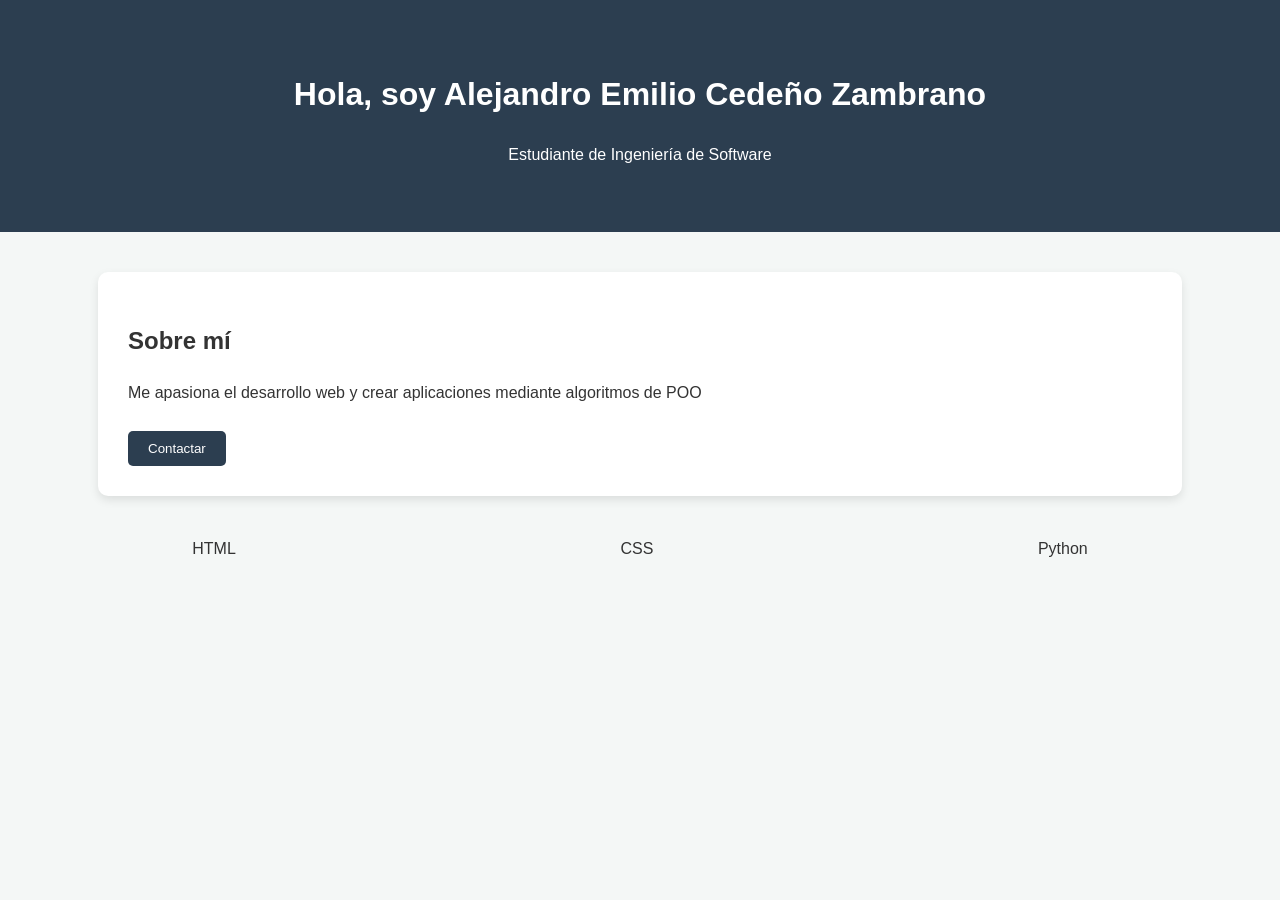
<file: index.html>
<!DOCTYPE html>
<html lang="es">
<head>
 <meta charset="UTF-8">
 <title>Mi Portafolio</title>
 <link rel="stylesheet" href="style.css">
</head>
<body>
 <header>
 <h1>Hola, soy Alejandro Emilio Cedeño Zambrano</h1>
 <p>Estudiante de Ingeniería de Software</p>
 </header>
 <section class="contenedor">
 <h2>Sobre mí</h2>
 <p>Me apasiona el desarrollo web y crear aplicaciones mediante algoritmos de POO</p>
 <button>Contactar</button>
 </section>
</body>
</html>

<ul class="habilidades">
    <li>HTML</li>
    <li>CSS</li>
    <li>Python</li>
</ul>
</file>
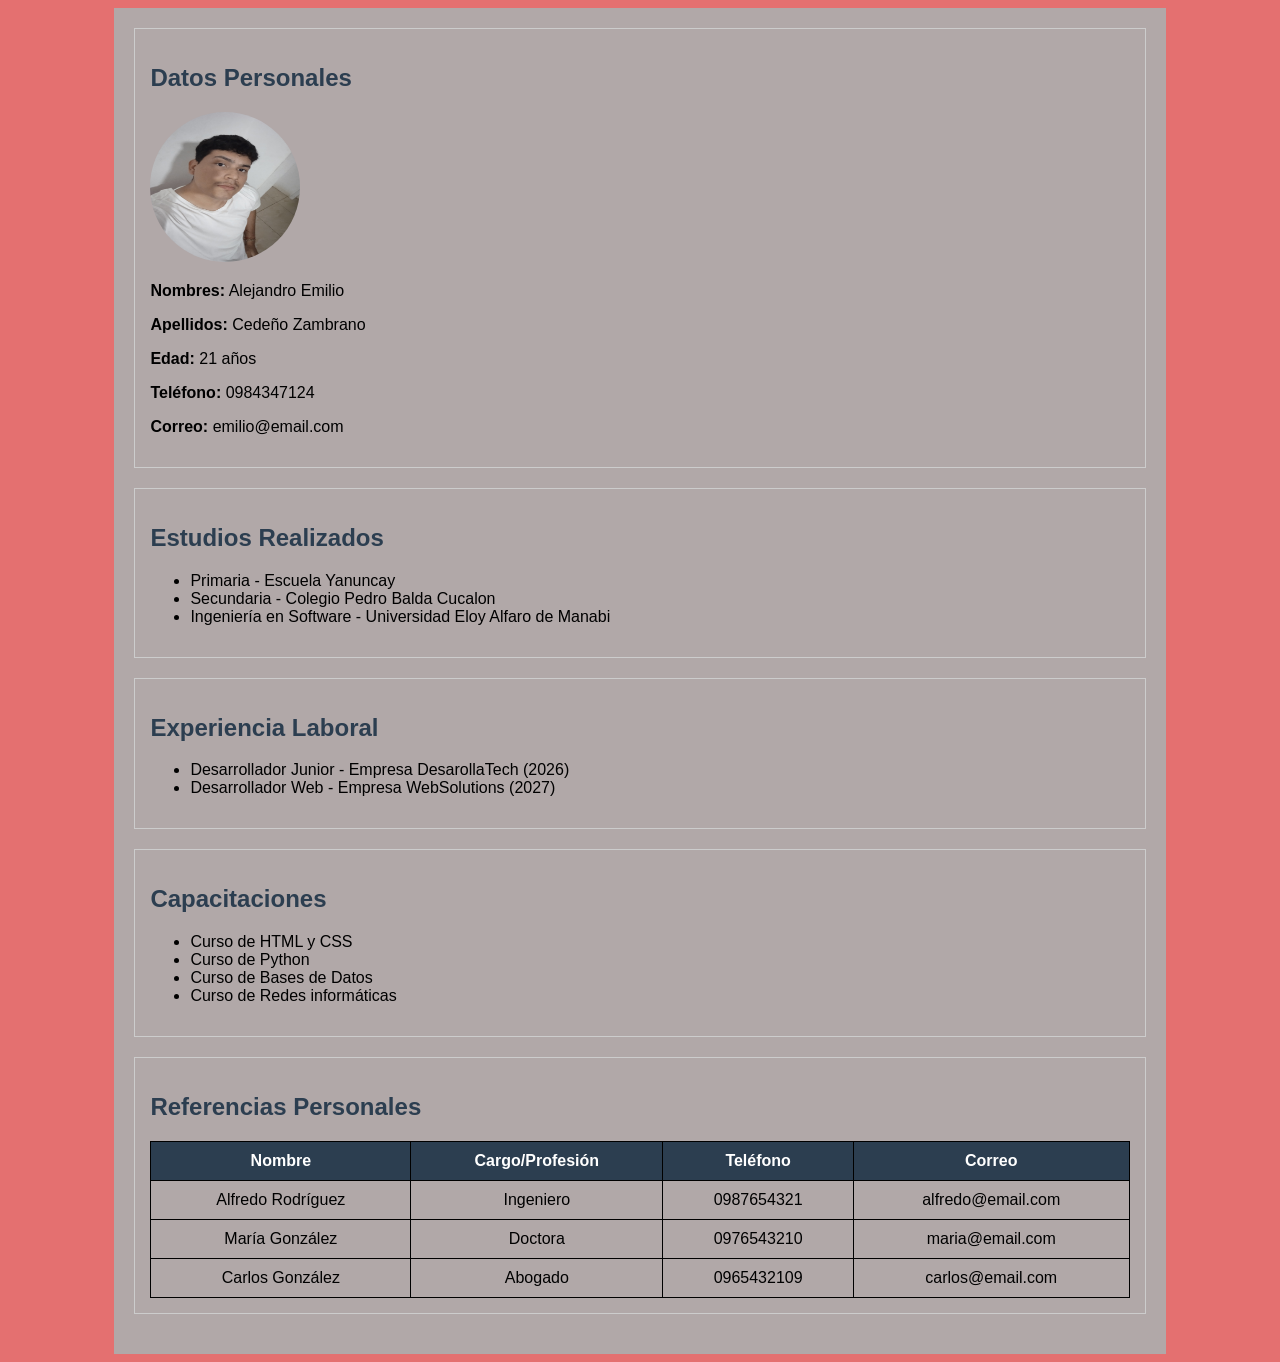
<file: TALLER 2/index.html>
<!DOCTYPE html>
<html lang="es">
<head>
    <meta charset="UTF-8">
    <title>Hoja de Vida Personal</title>
    <link rel="stylesheet" href="estilos.css">
</head>
<body>

<div class="contenedor">

    <!-- Datos personales -->
    <div class="seccion">
        <h2>Datos Personales</h2>
        <img src="foto.jpeg" alt="Foto de perfil" class="foto">
        <p><strong>Nombres:</strong> Alejandro Emilio</p>
        <p><strong>Apellidos:</strong> Cedeño Zambrano</p>
        <p><strong>Edad:</strong> 21 años</p>
        <p><strong>Teléfono:</strong> 0984347124</p>
        <p><strong>Correo:</strong> emilio@email.com</p>
    </div>

    <!-- Estudios -->
    <div class="seccion">
        <h2>Estudios Realizados</h2>
        <ul>
            <li>Primaria - Escuela Yanuncay</li>
            <li>Secundaria - Colegio Pedro Balda Cucalon</li>
            <li>Ingeniería en Software - Universidad Eloy Alfaro de Manabi</li>
        </ul>
    </div>

    <!-- Experiencia -->
    <div class="seccion">
        <h2>Experiencia Laboral</h2>
        <ul>
            <li>Desarrollador Junior - Empresa DesarollaTech (2026)</li>
            <li>Desarrollador Web - Empresa WebSolutions (2027)</li>
        </ul>
    </div>

    <!-- Capacitaciones -->
    <div class="seccion">
        <h2>Capacitaciones</h2>
        <ul>
            <li>Curso de HTML y CSS</li>
            <li>Curso de Python</li>
            <li>Curso de Bases de Datos</li>
            <li>Curso de Redes informáticas</li>
        </ul>
    </div>

    <!-- Referencias -->
    <div class="seccion">
        <h2>Referencias Personales</h2>
        <table>
            <tr>
                <th>Nombre</th>
                <th>Cargo/Profesión</th>
                <th>Teléfono</th>
                <th>Correo</th>
            </tr>
            <tr>
                <td>Alfredo Rodríguez</td>
                <td>Ingeniero</td>
                <td>0987654321</td>
                <td>alfredo@email.com</td>
            </tr>
            <tr>
                <td>María González</td>
                <td>Doctora</td>
                <td>0976543210</td>
                <td>maria@email.com</td>
            </tr>
            <tr>
                <td>Carlos González</td>
                <td>Abogado</td>
                <td>0965432109</td>
                <td>carlos@email.com</td>
            </tr>
        </table>
    </div>

</div>

</body>
</html>
</file>
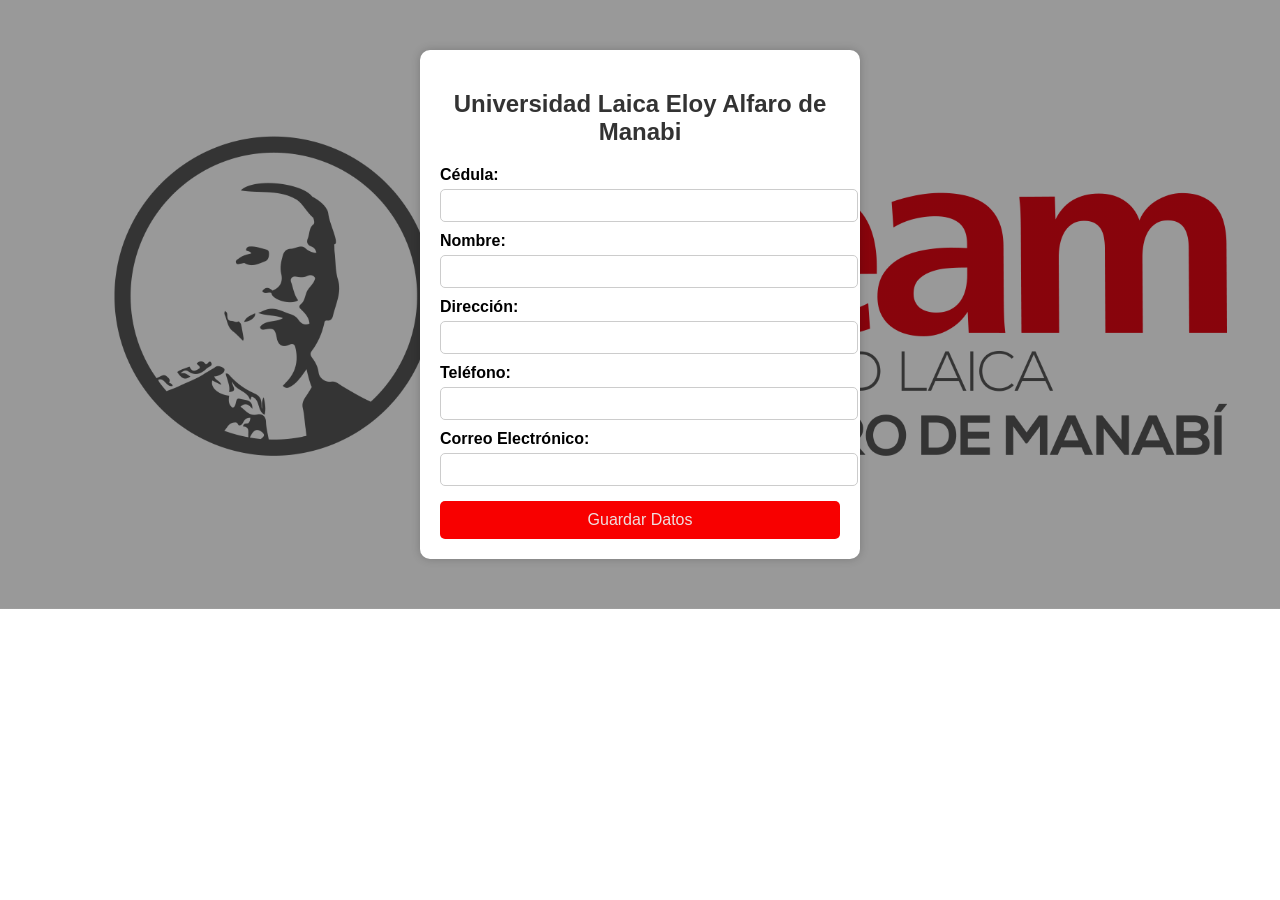
<file: TALLER 3/index.html>
<!DOCTYPE html>
<html lang="es">
<head>
    <meta charset="UTF-8">
    <title>Registro de Clientes</title>
    <link rel="stylesheet" href="estilos.css">
</head>
<body>

    <div class="contenedor">
        <h2>Universidad Laica Eloy Alfaro de Manabi</h2>

        <form>
            <label for="cedula">Cédula:</label>
            <input type="text" id="cedula" name="cedula" required>

            <label for="nombre">Nombre:</label>
            <input type="text" id="nombre" name="nombre" required>

            <label for="direccion">Dirección:</label>
            <input type="text" id="direccion" name="direccion" required>

            <label for="telefono">Teléfono:</label>
            <input type="tel" id="telefono" name="telefono" required>

            <label for="correo">Correo Electrónico:</label>
            <input type="email" id="correo" name="correo" required>

            <button type="submit">Guardar Datos</button>
        </form>
    </div>

</body>
</html>
</file>
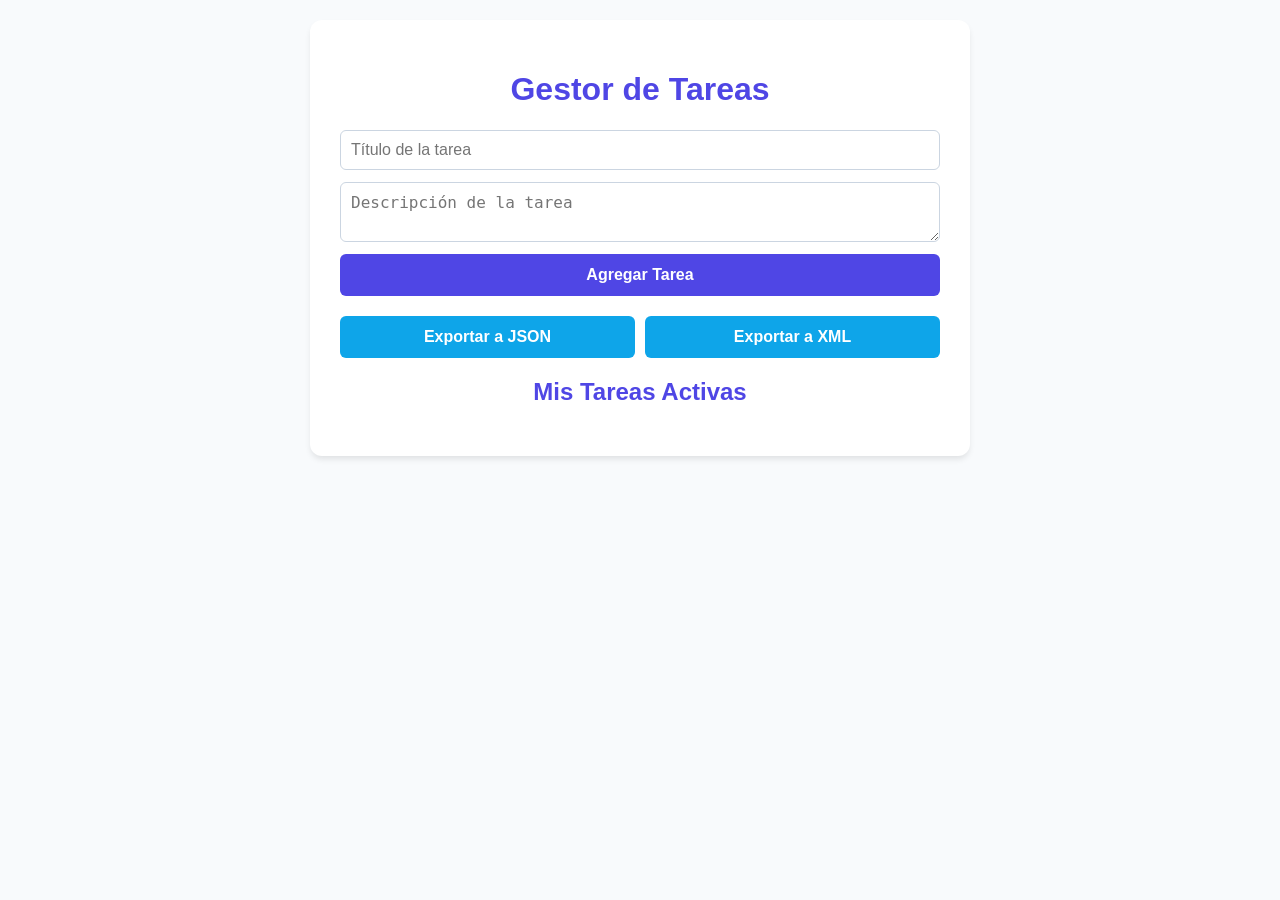
<file: TALLER 4 (9 DE JUNIO)/index.html>
<!DOCTYPE html> 
<html lang="es"> 
<head> 
    <meta charset="UTF-8"> 
    <meta name="viewport" content="width=device-width, initial-scale=1.0"> 
    <title>Taller: Gestor de Tareas Semiestructurado</title> 
    <link rel="stylesheet" href="estilos.css"> 
</head> 
<body> 
 
    <div class="contenedor"> 
        <h1>Gestor de Tareas</h1> 
         
        <form id="formulario-tareas"> 
            <input type="text" id="titulo-tarea" placeholder="Título de la tarea" required> 
            <textarea id="descripcion-tarea" placeholder="Descripción de la tarea" 
required></textarea> 
            <button type="submit">Agregar Tarea</button> 
        </form> 
 
        <div class="acciones-datos"> 
            <button id="btn-exportar-json" class="btn-secundario">Exportar a 
JSON</button> 
            <button id="btn-exportar-xml" class="btn-secundario">Exportar a 
XML</button> 
        </div> 
 
        <h2>Mis Tareas Activas</h2> 
        <ul id="lista-tareas"></ul> 
    </div> 
 
    <script src="aplicacion.js"></script> 
</body> 
</html>
</file>
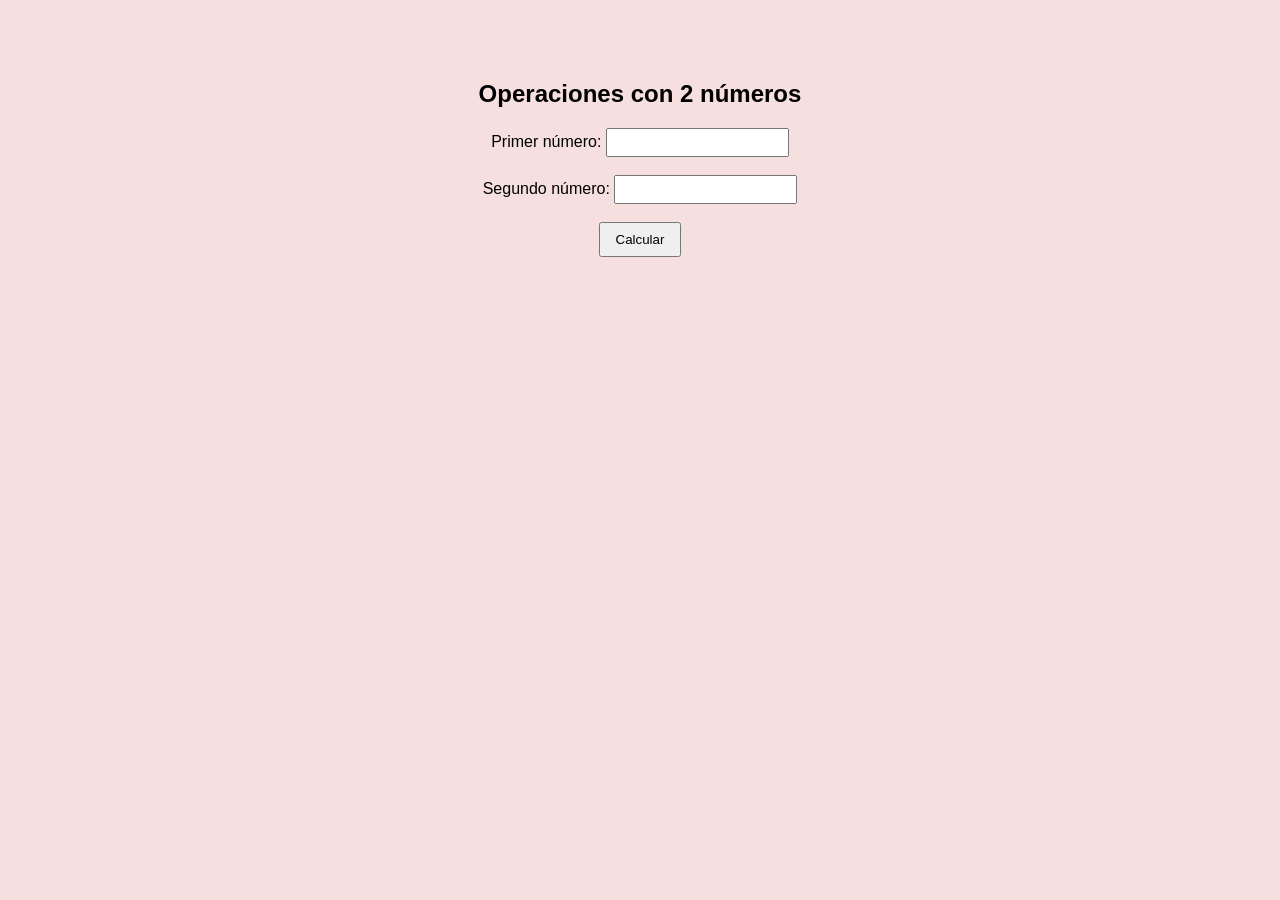
<file: TALLER 4/index.html>
<!DOCTYPE html>
<html lang="es">
<head>
    <meta charset="UTF-8">
    <title>Tarea 4</title>
    <link rel="stylesheet" href="estilo.css">
</head>
<body>

    <h2>Operaciones con 2 números</h2>

    <label>Primer número:</label>
    <input type="number" id="num1"><br><br>

    <label>Segundo número:</label>
    <input type="number" id="num2"><br><br>

    <button onclick="calcular()">Calcular</button>

    <div id="resultado"></div>

    <script src="script.js"></script>

</body>
</html>
</file>
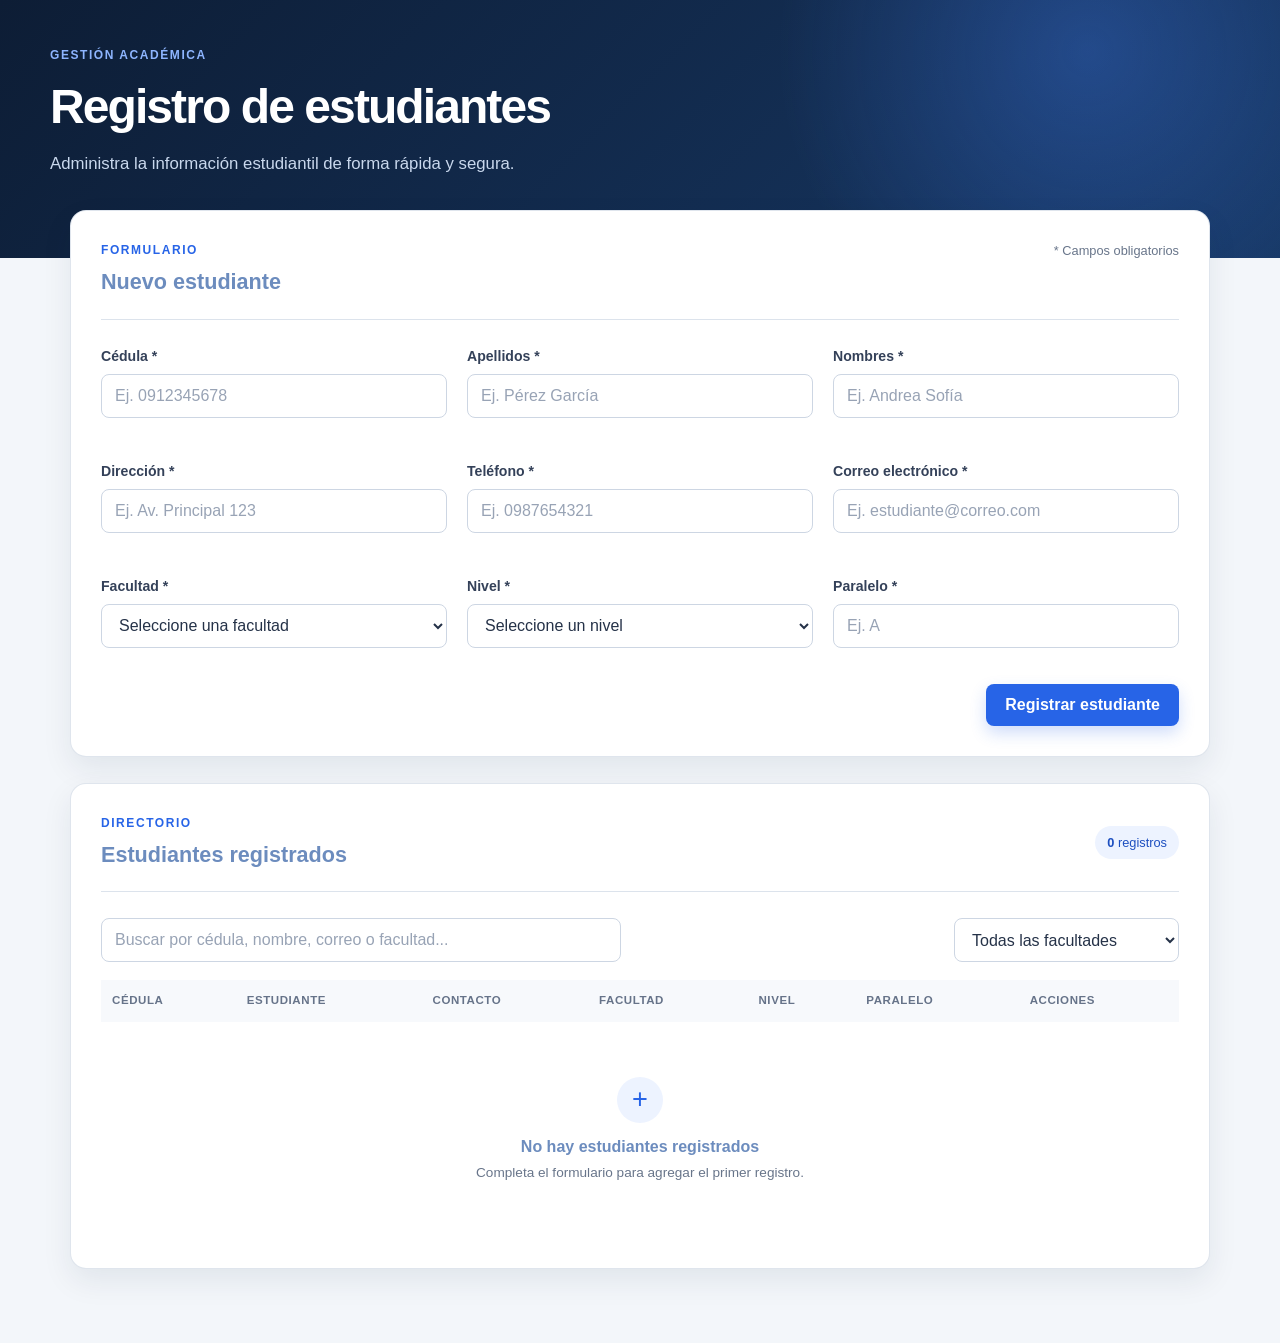
<file: taller 5/index.html>
<!DOCTYPE html>
<html lang="es">
<head>
  <meta charset="UTF-8">
  <meta name="viewport" content="width=device-width, initial-scale=1.0">
  <meta name="description" content="Sistema de registro de estudiantes">
  <title>Registro de estudiantes</title>
  <link rel="stylesheet" href="styles.css">
</head>
<body>
  <header class="hero">
    <div class="hero__content">
      <span class="hero__eyebrow">Gestión académica</span>
      <h1>Registro de estudiantes</h1>
      <p>Administra la información estudiantil de forma rápida y segura.</p>
    </div>
  </header>

  <main class="container">
    <section class="card form-card" aria-labelledby="form-title">
      <div class="section-heading">
        <div>
          <p class="section-heading__label">Formulario</p>
          <h2 id="form-title">Nuevo estudiante</h2>
        </div>
        <span class="required-note">* Campos obligatorios</span>
      </div>

      <form id="student-form" novalidate>
        <input type="hidden" id="student-id">

        <div class="form-grid">
          <div class="field">
            <label for="cedula">Cédula *</label>
            <input id="cedula" name="cedula" type="text" inputmode="numeric"
              maxlength="10" placeholder="Ej. 0912345678" autocomplete="off">
            <small class="error" id="cedula-error"></small>
          </div>

          <div class="field">
            <label for="apellidos">Apellidos *</label>
            <input id="apellidos" name="apellidos" type="text" maxlength="60"
              placeholder="Ej. Pérez García" autocomplete="family-name">
            <small class="error" id="apellidos-error"></small>
          </div>

          <div class="field">
            <label for="nombres">Nombres *</label>
            <input id="nombres" name="nombres" type="text" maxlength="60"
              placeholder="Ej. Andrea Sofía" autocomplete="given-name">
            <small class="error" id="nombres-error"></small>
          </div>

          <div class="field">
            <label for="direccion">Dirección *</label>
            <input id="direccion" name="direccion" type="text" maxlength="100"
              placeholder="Ej. Av. Principal 123" autocomplete="street-address">
            <small class="error" id="direccion-error"></small>
          </div>

          <div class="field">
            <label for="telefono">Teléfono *</label>
            <input id="telefono" name="telefono" type="tel" inputmode="tel"
              maxlength="10" placeholder="Ej. 0987654321" autocomplete="tel">
            <small class="error" id="telefono-error"></small>
          </div>

          <div class="field">
            <label for="correo">Correo electrónico *</label>
            <input id="correo" name="correo" type="email" maxlength="100"
              placeholder="Ej. estudiante@correo.com" autocomplete="email">
            <small class="error" id="correo-error"></small>
          </div>

          <div class="field">
            <label for="facultad">Facultad *</label>
            <select id="facultad" name="facultad">
              <option value="">Seleccione una facultad</option>
              <option value="Ciencias Administrativas">Ciencias Administrativas</option>
              <option value="Ciencias de la Salud">Ciencias de la Salud</option>
              <option value="Ciencias Sociales">Ciencias Sociales</option>
              <option value="Educación">Educación</option>
              <option value="Ingeniería">Ingeniería</option>
              <option value="Jurisprudencia">Jurisprudencia</option>
            </select>
            <small class="error" id="facultad-error"></small>
          </div>

          <div class="field">
            <label for="nivel">Nivel *</label>
            <select id="nivel" name="nivel">
              <option value="">Seleccione un nivel</option>
              <option value="1">Primer nivel</option>
              <option value="2">Segundo nivel</option>
              <option value="3">Tercer nivel</option>
              <option value="4">Cuarto nivel</option>
              <option value="5">Quinto nivel</option>
              <option value="6">Sexto nivel</option>
              <option value="7">Séptimo nivel</option>
              <option value="8">Octavo nivel</option>
              <option value="9">Noveno nivel</option>
              <option value="10">Décimo nivel</option>
            </select>
            <small class="error" id="nivel-error"></small>
          </div>

          <div class="field">
            <label for="paralelo">Paralelo *</label>
            <input id="paralelo" name="paralelo" type="text" maxlength="2"
              placeholder="Ej. A" autocomplete="off">
            <small class="error" id="paralelo-error"></small>
          </div>
        </div>

        <div class="form-actions">
          <button type="button" class="button button--secondary hidden" id="cancel-button">
            Cancelar edición
          </button>
          <button type="submit" class="button button--primary" id="submit-button">
            Registrar estudiante
          </button>
        </div>
      </form>
    </section>

    <section class="card records-card" aria-labelledby="records-title">
      <div class="section-heading records-heading">
        <div>
          <p class="section-heading__label">Directorio</p>
          <h2 id="records-title">Estudiantes registrados</h2>
        </div>
        <div class="record-count"><strong id="student-count">0</strong> registros</div>
      </div>

      <div class="records-tools">
        <div class="search-box">
          <label class="sr-only" for="search">Buscar estudiante</label>
          <input id="search" type="search" placeholder="Buscar por cédula, nombre, correo o facultad...">
        </div>
        <div class="faculty-filter">
          <label class="sr-only" for="faculty-filter">Filtrar por facultad</label>
          <select id="faculty-filter">
            <option value="">Todas las facultades</option>
            <option value="Ciencias Administrativas">Ciencias Administrativas</option>
            <option value="Ciencias de la Salud">Ciencias de la Salud</option>
            <option value="Ciencias Sociales">Ciencias Sociales</option>
            <option value="Educación">Educación</option>
            <option value="Ingeniería">Ingeniería</option>
            <option value="Jurisprudencia">Jurisprudencia</option>
          </select>
        </div>
      </div>

      <div class="table-wrapper">
        <table>
          <thead>
            <tr>
              <th>Cédula</th>
              <th>Estudiante</th>
              <th>Contacto</th>
              <th>Facultad</th>
              <th>Nivel</th>
              <th>Paralelo</th>
              <th>Acciones</th>
            </tr>
          </thead>
          <tbody id="student-list"></tbody>
        </table>
        <div class="empty-state" id="empty-state">
          <div class="empty-state__icon">+</div>
          <h3>No hay estudiantes registrados</h3>
          <p>Completa el formulario para agregar el primer registro.</p>
        </div>
      </div>
    </section>
  </main>

  <div class="toast" id="toast" role="status" aria-live="polite"></div>

  <div class="modal hidden" id="confirm-modal" role="dialog" aria-modal="true"
    aria-labelledby="modal-title">
    <div class="modal__content">
      <h2 id="modal-title">Eliminar registro</h2>
      <p>¿Está seguro de eliminar a <strong id="student-to-delete"></strong>? Esta acción no se puede deshacer.</p>
      <div class="modal__actions">
        <button class="button button--secondary" id="keep-button" type="button">Cancelar</button>
        <button class="button button--danger" id="delete-button" type="button">Eliminar</button>
      </div>
    </div>
  </div>

  <script src="script.js"></script>
</body>
</html>
</file>
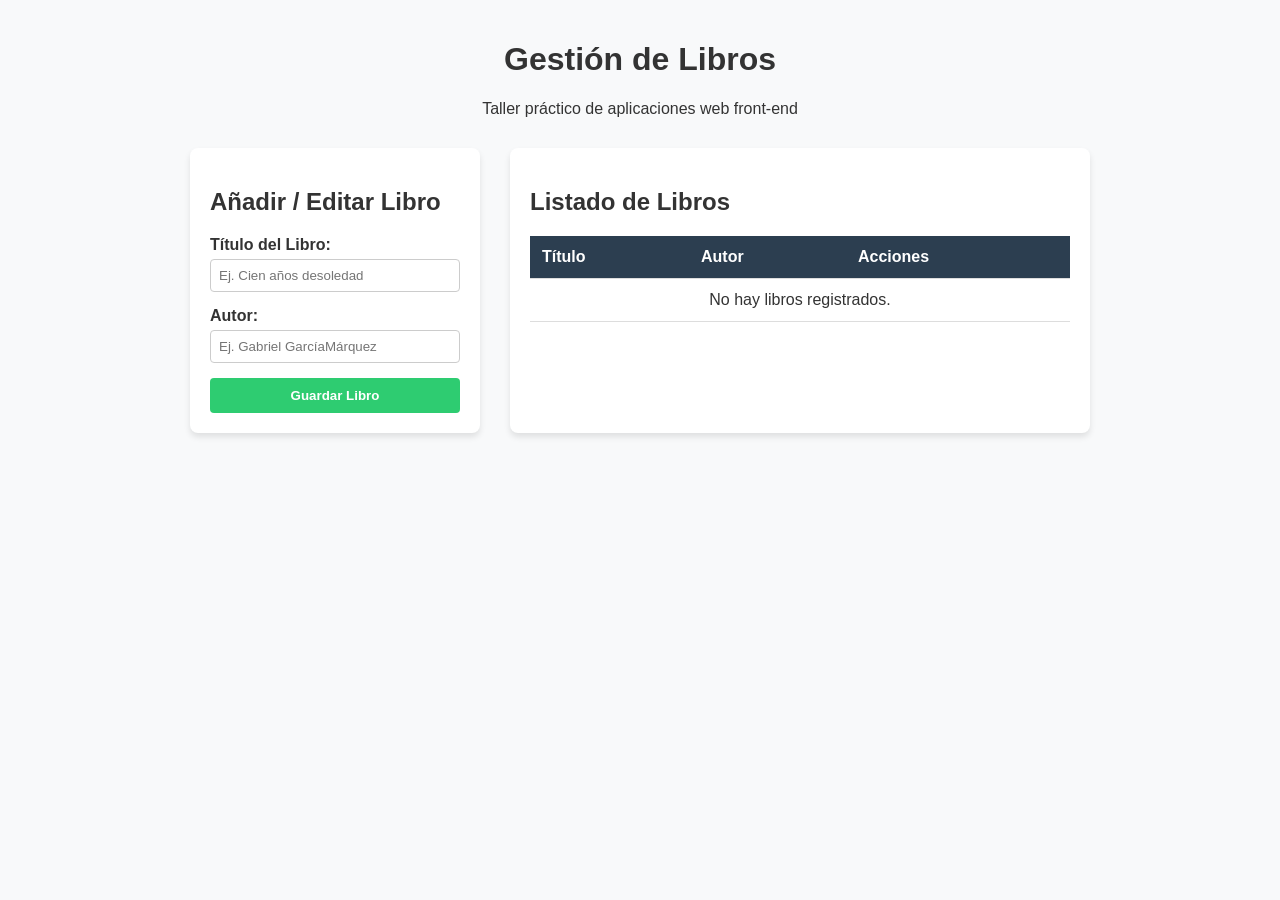
<file: TALLER 6/index.html>
<!DOCTYPE html>
<html lang="es">
<head>
 <meta charset="UTF-8">
 <meta name="viewport" content="width=device-width, initial-scale=1.0">
 <title>Taller CRUD - Cliente Web</title>
 <link rel="stylesheet" href="estilos.css">
</head>
<body>
 <div class="contenedor">
 <header>
 <h1>Gestión de Libros</h1>
 <p>Taller práctico de aplicaciones web front-end</p>
 </header>
 <main>
 <section class="seccion-formulario">
 <h2>Añadir / Editar Libro</h2>
 <form id="formulario-crud">
 <input type="hidden" id="id-elemento">

 <div class="grupo-formulario">
 <label for="titulo">Título del Libro:</label>
 <input type="text" id="titulo" required placeholder="Ej. Cien años de
soledad">
 </div>
 <div class="grupo-formulario">
 <label for="autor">Autor:</label>
 <input type="text" id="autor" required placeholder="Ej. Gabriel García
Márquez">
 </div>
 <button type="submit" id="boton-guardar">Guardar Libro</button>
 <button type="button" id="boton-cancelar" class="oculto">Cancelar
Edición</button>
 </form>
 </section>
 <section class="seccion-tabla">
 <h2>Listado de Libros</h2>
 <div class="tabla-responsiva">
 <table>
 <thead>
 <tr>
 <th>Título</th>
 <th>Autor</th>
 <th>Acciones</th>
 </tr>
 </thead>
 <tbody id="cuerpo-tabla">
 </tbody>
 </table>
 </div>
 </section>
 </main>
 </div>
 <script src="aplicacion.js"></script>
</body>
</html>
</file>
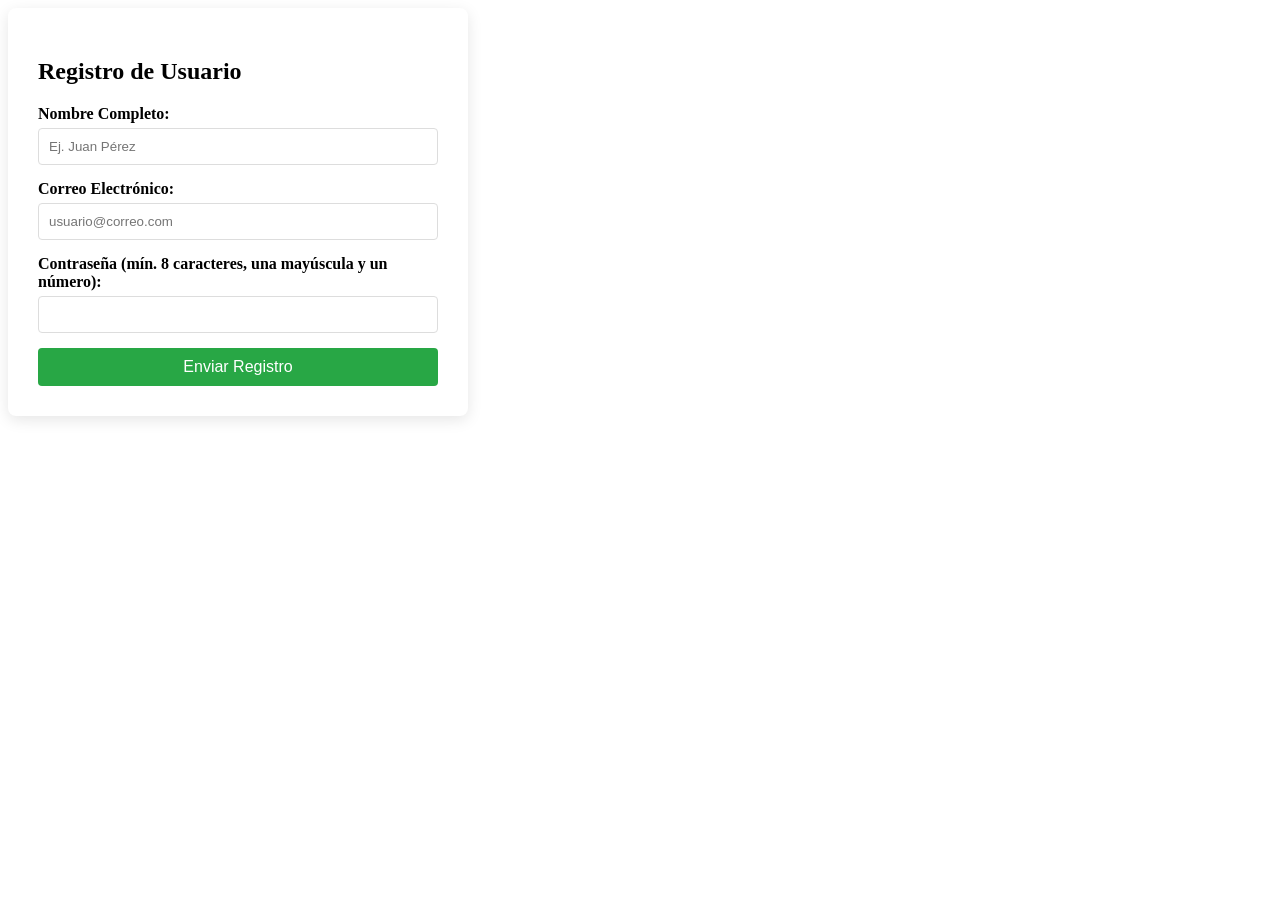
<file: TALLER 3 14/05/26/index.html>
<!DOCTYPE html> 
<html lang="es"> 
<head> 
    <meta charset="UTF-8"> 
    <title>Taller de Formulario Web</title> 
    <link rel="stylesheet" href="style.css"> 
</head> 
<body> 
    <div class="container"> 
        <form id="registroForm"> 
            <h2>Registro de Usuario</h2> 
             
            <div class="input-group"> 
                <label for="nombre">Nombre Completo:</label> 
                <input type="text" id="nombre" placeholder="Ej. Juan Pérez"> 
                <span class="error" id="errorNombre"></span> 
            </div> 
 
            <div class="input-group"> 
                <label for="email">Correo Electrónico:</label> 
                <input type="email" id="email" placeholder="usuario@correo.com"> 
                <span class="error" id="errorEmail"></span> 
            </div> 
 
            <div class="input-group"> 
                <label for="password">Contraseña (mín. 8 caracteres, una mayúscula y un 
número):</label> 
                <input type="password" id="password"> 
                <span class="error" id="errorPass"></span> 
            </div> 
 
            <button type="submit">Enviar Registro</button> 
</form> 
</div> 
<script src="script.js"></script> 
</body> 
</html>
</file>
<file: style.css>
body {
    margin: 0;
    font-family: 'Segoe UI', Tahoma, Geneva, Verdana, sans-serif;
    background-color: #f4f7f6;
    color: #333;
    line-height: 1.6;
}


header {
    background: #2c3e50;
    color: white;
    text-align: center;
    padding: 3rem 0;
}


.contenedor {
    width: 80%;
    margin: 40px auto; /* centra todo */
    background: white;
    padding: 30px;
    border-radius: 10px;
    box-shadow: 0 4px 10px rgba(0,0,0,0.1);
}


button {
    background: #2c3e50;
    color: white;
    border: none;
    padding: 10px 20px;
    margin-top: 10px;
    cursor: pointer;
    border-radius: 5px;
}

button:hover {
    background: #1a252f;
}


.habilidades {
    display: flex;
    justify-content: space-around;
    list-style: none;
    padding: 0;
    margin-top: 20px;
}

@keyframes aparecer {
    from {
        opacity: 0;
        transform: translateY(20px);
    }
    to {
        opacity: 1;
        transform: translateY(0);
    }
}


header {
    animation: aparecer 1s ease-in-out;
}

.contenedor {
    animation: aparecer 1.5s ease-in-out;
}
</file>
<file: TALLER 2/estilos.css>
body {
    font-family: Arial, sans-serif;
    background-color: #e47070;
}

.contenedor {
    width: 80%;
    margin: auto;
    background: rgb(177, 168, 168);
    padding: 20px;
}

.seccion {
    margin-bottom: 20px;
    padding: 15px;
    border: 1px solid #ccc;
}

h2 {
    color: #2c3e50;
}

.foto {
    width: 150px;
    height: 150px;
    border-radius: 50%;
}

table {
    width: 100%;
    border-collapse: collapse;
}

table, th, td {
    border: 1px solid black;
}

th {
    background-color: #2c3e50;
    color: white;
}

td, th {
    padding: 10px;
    text-align: center;
}

.foto {
    width: 150px;
    height: 150px;
    border-radius: 50%;
    transition: transform 0.3s;
}

.foto:hover {
    transform: scale(1.1);
}

.seccion {
    margin-bottom: 20px;
    padding: 15px;
    border: 1px solid #ccc;
    transition: transform 0.3s, box-shadow 0.3s;
}

.seccion:hover {
    transform: scale(1.03);
    box-shadow: 0 5px 15px rgba(0,0,0,0.3);
}

h2 {
    color: #2c3e50;
    transition: color 0.3s;
}

h2:hover {
    color: #e74c3c;
}
</file>
<file: TALLER 3/estilos.css>
body {
    font-family: Arial, sans-serif;
    background-color: #f4f6f9;
    font-family: Arial, sans-serif;
    background: linear-gradient(
        rgba(0,0,0,0.4),  /* transparencia arriba */
        rgba(0,0,0,0.4)   /* transparencia abajo */
    ),
    url("uleam.png");

    background-size: cover;
    background-position: center;
    background-repeat: no-repeat;
}

.contenedor {
    width: 400px;
    margin: 50px auto;
    padding: 20px;
    background: #ffffff;
    border-radius: 10px;
    box-shadow: 0px 0px 10px rgba(0,0,0,0.2);
}

h2 {
    text-align: center;
    margin-bottom: 20px;
    color: #333;
}

label {
    font-weight: bold;
    display: block;
    margin-top: 10px;
}

input {
    width: 100%;
    padding: 8px;
    margin-top: 5px;
    border: 1px solid #ccc;
    border-radius: 5px;
}

button {
    width: 100%;
    margin-top: 15px;
    padding: 10px;
    background-color: #f80000;
    color: rgb(238, 223, 223);
    border: none;
    border-radius: 5px;
    font-size: 16px;
    cursor: pointer;
}

button:hover {
    background-color: #d70808;
}
</file>
<file: TALLER 4 (9 DE JUNIO)/estilos.css>
:root { 
    --color-primario: #4f46e5; 
    --color-secundario: #0ea5e9; 
    --color-fondo: #f8fafc; 
    --color-tarjeta: #ffffff; 
    --color-texto: #0f172a; 
} 
 
body { 
    font-family: 'Segoe UI', sans-serif; 
    background-color: var(--color-fondo); 
    color: var(--color-texto); 
    margin: 0; 
    padding: 20px; 
} 
 
.contenedor { 
    max-width: 600px; 
    margin: 0 auto; 
    background: var(--color-tarjeta); 
    padding: 30px; 
    border-radius: 12px; 
    box-shadow: 0 4px 6px -1px rgba(0, 0, 0, 0.1); 
} 
h1, h2 { 
text-align: center; 
color: var(--color-primario); 
} 
form { 
display: flex; 
flex-direction: column; 
gap: 12px; 
margin-bottom: 20px; 
} 
input, textarea { 
padding: 10px; 
border: 1px solid #cbd5e1; 
border-radius: 6px; 
font-size: 16px; 
} 
button { 
background-color: var(--color-primario); 
color: white; 
border: none; 
padding: 12px; 
border-radius: 6px; 
cursor: pointer; 
font-size: 16px; 
font-weight: bold; 
transition: background 0.3s; 
} 
button:hover { 
background-color: #4338ca; 
} 
.acciones-datos { 
display: flex; 
gap: 10px; 
margin-bottom: 20px; 
} 
.btn-secundario { 
background-color: var(--color-secundario); 
flex: 1; 
} 
.btn-secundario:hover { 
background-color: #0284c7; 
} 
ul { 
list-style: none; 
padding: 0; 
} 
.elemento-tarea { 
background: #f1f5f9; 
padding: 15px; 
border-left: 5px solid var(--color-primario); 
margin-bottom: 10px; 
border-radius: 0 6px 6px 0; 
display: flex; 
justify-content: space-between; 
align-items: center; 
} 
.elemento-tarea h3 { 
margin: 0 0 5px 0; 
} 
.elemento-tarea p { 
margin: 0; 
color: #475569; 
font-size: 14px; 
} 
.btn-eliminar { 
background-color: #ef4444; 
padding: 6px 12px; 
font-size: 14px; 
} 
.btn-eliminar:hover { 
background-color: #dc2626; 
}
</file>
<file: TALLER 4/estilo.css>
body{
    font-family: Arial;
    text-align: center;
    margin-top: 80px;
    background-color: #f6dfdf;
}

input{
    padding: 5px;
}

button{
    padding: 8px 15px;
}

#resultado{
    margin-top: 20px;
    font-size: 18px;
}
</file>
<file: taller 5/styles.css>
:root {
  --navy: #6c8cbe;
  --navy-light: #cad4e4;
  --blue: #2764e7;
  --blue-dark: #1d4fc0;
  --red: #d8394b;
  --green: #16805d;
  --text: #253248;
  --muted: #68758a;
  --line: #dce3ec;
  --surface: #ffffff;
  --background: #f3f6fa;
  --shadow: 0 12px 30px rgba(17, 35, 63, 0.08);
}

* {
  box-sizing: border-box;
}

body {
  margin: 0;
  min-width: 320px;
  color: var(--text);
  background: var(--background);
  font-family: Inter, "Segoe UI", Arial, sans-serif;
  line-height: 1.5;
}

button,
input,
select {
  font: inherit;
}

.hero {
  padding: 46px 24px 82px;
  color: white;
  background:
    radial-gradient(circle at 85% 20%, rgba(69, 132, 255, 0.3), transparent 28%),
    linear-gradient(135deg, #0d1d35 0%, #173865 100%);
}

.hero__content,
.container {
  width: min(1180px, 100%);
  margin: 0 auto;
}

.hero__eyebrow,
.section-heading__label {
  display: block;
  margin: 0 0 7px;
  color: #8eb5ff;
  font-size: 0.75rem;
  font-weight: 800;
  letter-spacing: 0.13em;
  text-transform: uppercase;
}

.hero h1 {
  margin: 0;
  font-size: clamp(2rem, 5vw, 3rem);
  letter-spacing: -0.04em;
}

.hero p {
  max-width: 550px;
  margin: 8px 0 0;
  color: #c9d8ed;
  font-size: 1.05rem;
}

.container {
  position: relative;
  margin-top: -48px;
  padding: 0 20px 48px;
}

.card {
  margin-bottom: 26px;
  padding: 30px;
  border: 1px solid rgba(220, 227, 236, 0.9);
  border-radius: 16px;
  background: var(--surface);
  box-shadow: var(--shadow);
}

.section-heading {
  display: flex;
  align-items: flex-start;
  justify-content: space-between;
  gap: 20px;
  margin-bottom: 26px;
  padding-bottom: 20px;
  border-bottom: 1px solid var(--line);
}

.section-heading__label {
  color: var(--blue);
}

.section-heading h2 {
  margin: 0;
  color: var(--navy);
  font-size: 1.35rem;
}

.required-note {
  color: var(--muted);
  font-size: 0.8rem;
}

.form-grid {
  display: grid;
  grid-template-columns: repeat(3, minmax(0, 1fr));
  gap: 20px;
}

.field {
  min-width: 0;
}

.field label {
  display: block;
  margin-bottom: 7px;
  color: #344159;
  font-size: 0.88rem;
  font-weight: 700;
}

.field input,
.field select,
.search-box input,
.faculty-filter select {
  width: 100%;
  height: 44px;
  padding: 0 13px;
  border: 1px solid #cdd6e3;
  border-radius: 8px;
  outline: none;
  color: var(--text);
  background: #fff;
  transition: border-color 0.2s, box-shadow 0.2s;
}

.field input::placeholder,
.search-box input::placeholder {
  color: #98a3b5;
}

.field input:focus,
.field select:focus,
.search-box input:focus,
.faculty-filter select:focus {
  border-color: var(--blue);
  box-shadow: 0 0 0 3px rgba(39, 100, 231, 0.12);
}

.field input.invalid,
.field select.invalid {
  border-color: var(--red);
  background: #fffafb;
}

.error {
  display: block;
  min-height: 19px;
  margin-top: 4px;
  color: var(--red);
  font-size: 0.76rem;
}

.form-actions {
  display: flex;
  justify-content: flex-end;
  gap: 10px;
  margin-top: 13px;
}

.button {
  min-height: 42px;
  padding: 0 19px;
  border: 0;
  border-radius: 8px;
  cursor: pointer;
  font-weight: 750;
  transition: transform 0.15s, background 0.2s, box-shadow 0.2s;
}

.button:hover {
  transform: translateY(-1px);
}

.button:focus-visible {
  outline: 3px solid rgba(39, 100, 231, 0.25);
  outline-offset: 2px;
}

.button--primary {
  color: white;
  background: var(--blue);
  box-shadow: 0 7px 16px rgba(39, 100, 231, 0.22);
}

.button--primary:hover {
  background: var(--blue-dark);
}

.button--secondary {
  color: var(--navy);
  border: 1px solid var(--line);
  background: #f7f9fc;
}

.button--danger {
  color: white;
  background: var(--red);
}

.records-heading {
  align-items: center;
}

.record-count {
  padding: 7px 12px;
  border-radius: 30px;
  color: var(--blue-dark);
  background: #edf3ff;
  font-size: 0.8rem;
}

.records-tools {
  display: flex;
  align-items: center;
  gap: 12px;
  margin-bottom: 18px;
}

.search-box {
  flex: 1;
}

.search-box input {
  max-width: 520px;
}

.faculty-filter select {
  min-width: 225px;
  cursor: pointer;
}

.table-wrapper {
  overflow-x: auto;
}

table {
  width: 100%;
  border-collapse: collapse;
  font-size: 0.87rem;
}

th {
  padding: 12px 11px;
  color: #667389;
  background: #f7f9fc;
  font-size: 0.72rem;
  letter-spacing: 0.05em;
  text-align: left;
  text-transform: uppercase;
  white-space: nowrap;
}

td {
  padding: 14px 11px;
  border-bottom: 1px solid #e8edf3;
  vertical-align: middle;
}

.student-name {
  display: block;
  color: var(--navy);
  font-weight: 750;
}

.student-profile {
  display: flex;
  align-items: center;
  min-width: 210px;
  gap: 10px;
}

.student-avatar {
  display: grid;
  flex: 0 0 38px;
  width: 38px;
  height: 38px;
  border-radius: 11px;
  place-items: center;
  color: white;
  background: var(--avatar-color, var(--blue));
  font-size: 0.78rem;
  font-weight: 850;
  letter-spacing: 0.03em;
  box-shadow: 0 5px 12px color-mix(in srgb, var(--avatar-color, var(--blue)) 25%, transparent);
}

.cell-secondary {
  display: block;
  margin-top: 2px;
  color: var(--muted);
  font-size: 0.78rem;
}

.badge {
  display: inline-flex;
  align-items: center;
  justify-content: center;
  min-width: 30px;
  padding: 4px 8px;
  border-radius: 20px;
  color: var(--blue-dark);
  background: #edf3ff;
  font-size: 0.75rem;
  font-weight: 800;
}

.row-actions {
  display: flex;
  gap: 6px;
}

.action-button {
  padding: 6px 9px;
  border: 1px solid var(--line);
  border-radius: 6px;
  cursor: pointer;
  color: var(--navy-light);
  background: white;
  font-size: 0.75rem;
  font-weight: 700;
}

.action-button:hover {
  color: var(--blue);
  border-color: #adc3ef;
  background: #f6f9ff;
}

.action-button--delete:hover {
  color: var(--red);
  border-color: #f0b8bf;
  background: #fff7f8;
}

.empty-state {
  padding: 55px 20px;
  color: var(--muted);
  text-align: center;
}

.empty-state__icon {
  display: grid;
  width: 46px;
  height: 46px;
  margin: 0 auto 12px;
  border-radius: 50%;
  place-items: center;
  color: var(--blue);
  background: #edf3ff;
  font-size: 1.7rem;
  font-weight: 300;
}

.empty-state h3 {
  margin: 0 0 4px;
  color: var(--navy);
  font-size: 1rem;
}

.empty-state p {
  margin: 0;
  font-size: 0.85rem;
}

.toast {
  position: fixed;
  right: 24px;
  bottom: 24px;
  z-index: 20;
  max-width: calc(100% - 48px);
  padding: 13px 18px;
  border-radius: 9px;
  color: white;
  background: var(--green);
  box-shadow: 0 10px 25px rgba(17, 35, 63, 0.2);
  opacity: 0;
  pointer-events: none;
  transform: translateY(15px);
  transition: opacity 0.25s, transform 0.25s;
}

.toast.show {
  opacity: 1;
  transform: translateY(0);
}

.modal {
  position: fixed;
  inset: 0;
  z-index: 30;
  display: grid;
  padding: 20px;
  background: rgba(7, 19, 36, 0.62);
  place-items: center;
}

.modal__content {
  width: min(430px, 100%);
  padding: 28px;
  border-radius: 14px;
  background: white;
  box-shadow: 0 25px 55px rgba(0, 0, 0, 0.24);
}

.modal__content h2 {
  margin: 0 0 8px;
  color: var(--navy);
  font-size: 1.3rem;
}

.modal__content p {
  margin: 0;
  color: var(--muted);
}

.modal__actions {
  display: flex;
  justify-content: flex-end;
  gap: 9px;
  margin-top: 24px;
}

.hidden {
  display: none !important;
}

.sr-only {
  position: absolute;
  width: 1px;
  height: 1px;
  padding: 0;
  overflow: hidden;
  clip: rect(0, 0, 0, 0);
  white-space: nowrap;
  border: 0;
}

@media (max-width: 850px) {
  .form-grid {
    grid-template-columns: repeat(2, minmax(0, 1fr));
  }
}

@media (max-width: 560px) {
  .hero {
    padding: 34px 20px 72px;
  }

  .container {
    padding-inline: 12px;
  }

  .card {
    padding: 21px 17px;
    border-radius: 12px;
  }

  .form-grid {
    grid-template-columns: 1fr;
    gap: 12px;
  }

  .section-heading {
    display: block;
  }

  .required-note,
  .record-count {
    display: inline-block;
    margin-top: 10px;
  }

  .form-actions {
    flex-direction: column-reverse;
  }

  .records-tools {
    align-items: stretch;
    flex-direction: column;
  }

  .faculty-filter select {
    width: 100%;
  }

  .button {
    width: 100%;
  }
}
</file>
<file: TALLER 6/estilos.css>
:root {
 --color-primario: #2c3e50;
 --color-secundario: #3498db;
 --color-exito: #2ecc71;
 --color-peligro: #e74c3c;
 --fondo-claro: #f8f9fa;
}
body {
 font-family: 'Segoe UI', Tahoma, Geneva, Verdana, sans-serif;
 background-color: var(--fondo-claro);
 margin: 0;
 padding: 20px;
 color: #333;
}
.contenedor {
 max-width: 900px;
 margin: 0 auto;
}
header {
 text-align: center;
 margin-bottom: 30px;
}
main {
 display: grid;
 grid-template-columns: 1fr;
 gap: 30px;
}
@media (min-width: 768px) {
 main {
 grid-template-columns: 1fr 2fr;
 }
}
/* Estilos del Formulario */
.seccion-formulario, .seccion-tabla {
 background: white;
 padding: 20px;
 border-radius: 8px;
 box-shadow: 0 4px 6px rgba(0,0,0,0.1);
}
.grupo-formulario {
 margin-bottom: 15px;
}
label {
 display: block;
 margin-bottom: 5px;
 font-weight: bold;
}
input[type="text"] {
 width: 100%;
 padding: 8px;
 box-sizing: border-box;
 border: 1px solid #ccc;
 border-radius: 4px;
}
button {
 padding: 10px 15px;
 border: none;
 border-radius: 4px;
 cursor: pointer;
 font-weight: bold;
 color: white;
 background-color: var(--color-secundario);
}
button:hover { opacity: 0.9; }
#boton-guardar { background-color: var(--color-exito); width: 100%; }
.btn-editar { background-color: var(--color-secundario); margin-right: 5px; }
.btn-eliminar { background-color: var(--color-peligro); }
#boton-cancelar { background-color: #7f8c8d; width: 100%; margin-top: 5px; }
.oculto { display: none; }
/* Estilos de la Tabla */
table {
 width: 100%;
 border-collapse: collapse;
 margin-top: 10px;
}
th, td {
 padding: 12px;
 text-align: left;
 border-bottom: 1px solid #ddd;
}
th { background-color: var(--color-primario); color: white; }
tr:hover { background-color: #f1f1f1; }
</file>
<file: TALLER 3 14/05/26/style.css>
CSS 
body { 
font-family: 'Segoe UI', Tahoma, Geneva, Verdana, sans-serif; 
background-color: #f4f7f6; 
display: flex; 
justify-content: center; 
padding-top: 50px; 
} 
.container { 
background: white; 
padding: 30px; 
border-radius: 8px; 
box-shadow: 0 4px 15px rgba(0,0,0,0.1); 
width: 400px; 
} 
.input-group { 
margin-bottom: 15px; 
} 
label { 
display: block; 
margin-bottom: 5px; 
font-weight: bold; 
} 
input { 
width: 100%; 
padding: 10px; 
border: 1px solid #ddd; 
border-radius: 4px; 
box-sizing: border-box; /* Asegura que el padding no desborde el ancho */ 
} 
button { 
width: 100%; 
padding: 10px; 
background-color: #28a745; 
color: white; 
border: none; 
border-radius: 4px; 
cursor: pointer; 
font-size: 16px; 
} 
button:hover { 
background-color: #218838; 
} 
.error { 
color: #dc3545; 
font-size: 12px; 
margin-top: 5px; 
display: block; 
}
</file>
